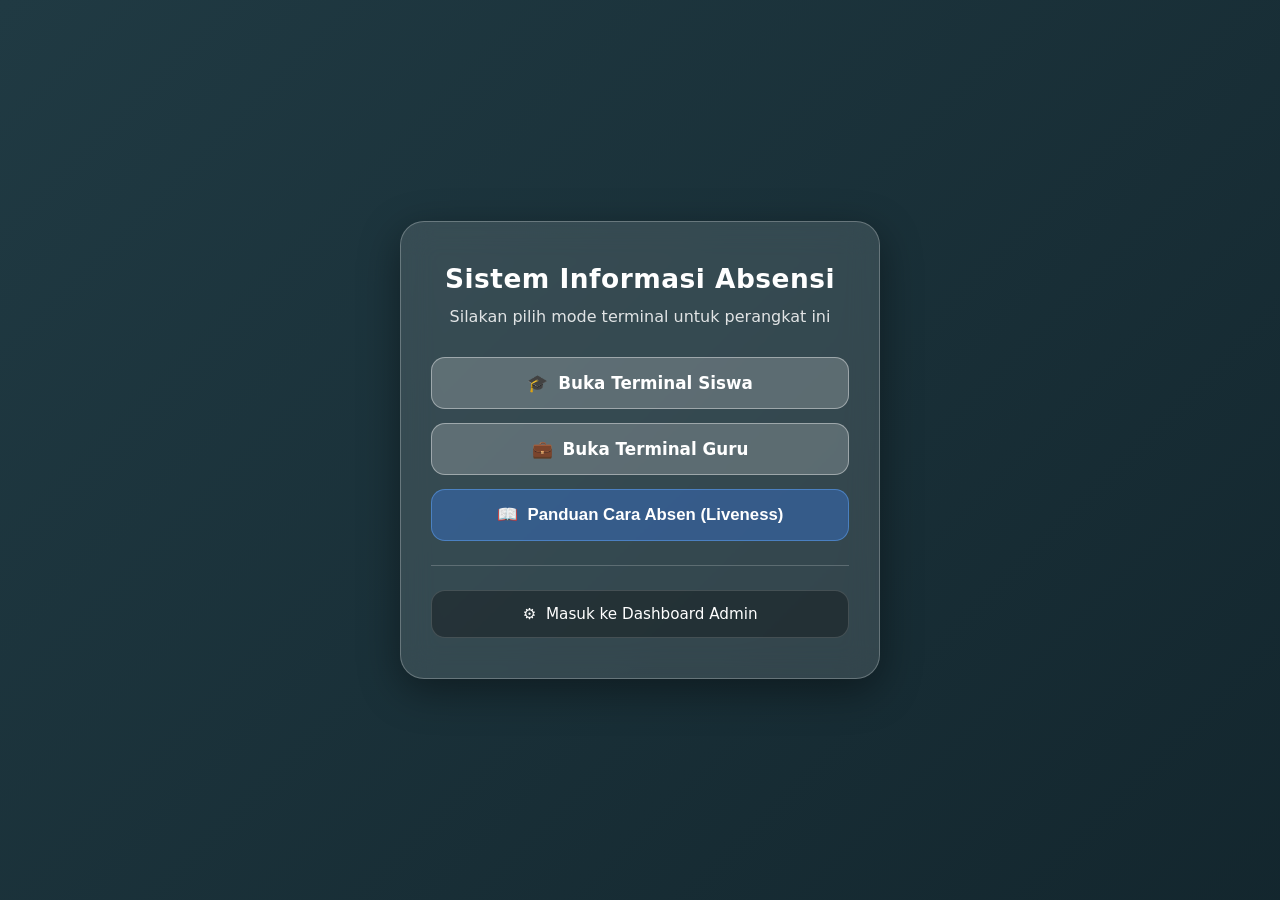
<file: index.html>
<!DOCTYPE html>
<html lang="id">
<head>
  <meta charset="UTF-8">
  <title>Portal Utama - Sistem Absensi Multi-Biometrik</title>
  <meta name="viewport" content="width=device-width, initial-scale=1.0, maximum-scale=1.0, user-scalable=no">
  <link rel="icon" href="data:,">
  
  <style>
    * {
      box-sizing: border-box;
      -webkit-tap-highlight-color: transparent;
    }

    body {
      margin: 0;
      padding: 20px 15px;
      font-family: 'Segoe UI', system-ui, -apple-system, Roboto, Helvetica, Arial, sans-serif;
      background: linear-gradient(-45deg, #1e3c72, #2a5298, #0f2027, #203a43);
      background-size: 400% 400%;
      animation: gradientBG 15s ease infinite;
      color: #ffffff;
      display: flex;
      justify-content: center;
      align-items: center;
      min-height: 100vh;
      min-height: 100dvh;
      text-align: center;
    }

    @keyframes gradientBG {
      0% { background-position: 0% 50%; }
      50% { background-position: 100% 50%; }
      100% { background-position: 0% 50%; }
    }

    .card {
      background: rgba(255, 255, 255, 0.12);
      backdrop-filter: blur(16px);
      -webkit-backdrop-filter: blur(16px);
      border: 1px solid rgba(255, 255, 255, 0.25);
      border-radius: 24px;
      padding: 40px 30px;
      width: 100%;
      max-width: 480px;
      box-shadow: 0 12px 40px 0 rgba(0, 0, 0, 0.4);
      transition: transform 0.3s ease, box-shadow 0.3s ease;
    }

    h1 {
      margin-top: 0;
      margin-bottom: 10px;
      font-size: clamp(1.3rem, 5vw, 1.65rem);
      font-weight: 700;
      letter-spacing: 0.5px;
      line-height: 1.3;
    }

    p {
      opacity: 0.85;
      font-size: clamp(0.85rem, 3.5vw, 1rem);
      margin-top: 0;
      margin-bottom: 28px;
      line-height: 1.4;
    }

    .menu-container {
      display: flex;
      flex-direction: column;
      gap: 14px;
    }

    .btn-menu {
      display: flex;
      align-items: center;
      justify-content: center;
      gap: 10px;
      width: 100%;
      min-height: 52px;
      background: rgba(255, 255, 255, 0.2);
      border: 1px solid rgba(255, 255, 255, 0.4);
      color: white;
      padding: 14px 20px;
      border-radius: 14px;
      font-size: clamp(0.95rem, 4vw, 1.05rem);
      font-weight: 600;
      text-decoration: none;
      transition: all 0.25s cubic-bezier(0.4, 0, 0.2, 1);
      user-select: none;
      cursor: pointer;
    }

    .btn-panduan {
      background: rgba(59, 130, 246, 0.35);
      border-color: rgba(96, 165, 250, 0.5);
    }

    @media (hover: hover) {
      .btn-menu:hover {
        background: rgba(255, 255, 255, 0.35);
        transform: translateY(-2px);
        box-shadow: 0 6px 20px rgba(0, 0, 0, 0.25);
      }
      .btn-panduan:hover {
        background: rgba(59, 130, 246, 0.55);
      }
      .btn-admin:hover {
        background: rgba(0, 0, 0, 0.5);
      }
    }

    .btn-menu:active {
      transform: scale(0.98);
      background: rgba(255, 255, 255, 0.45);
    }

    .btn-admin {
      background: rgba(0, 0, 0, 0.3);
      border-color: rgba(255, 255, 255, 0.15);
      font-size: clamp(0.85rem, 3.5vw, 0.95rem);
      font-weight: 500;
      min-height: 46px;
    }

    hr {
      border: 0;
      border-top: 1px solid rgba(255, 255, 255, 0.2);
      margin: 24px 0;
    }

    /* STYLING MODAL POPUP PANDUAN */
    .modal-overlay {
      display: none;
      position: fixed;
      top: 0; left: 0; right: 0; bottom: 0;
      background: rgba(0, 0, 0, 0.85);
      backdrop-filter: blur(8px);
      -webkit-backdrop-filter: blur(8px);
      z-index: 9999;
      padding: 20px 15px;
      overflow-y: auto;
      align-items: center;
      justify-content: center;
    }

    .modal-overlay.active {
      display: flex;
    }

    .modal-content {
      position: relative;
      width: 100%;
      max-width: 900px;
      max-height: 90vh;
      overflow-y: auto;
      border-radius: 16px;
      animation: modalSlideUp 0.3s cubic-bezier(0.4, 0, 0.2, 1);
      text-align: left;
    }

    @keyframes modalSlideUp {
      from { opacity: 0; transform: translateY(20px) scale(0.96); }
      to { opacity: 1; transform: translateY(0) scale(1); }
    }

    .btn-close-modal {
      position: absolute;
      top: 16px;
      right: 16px;
      background: rgba(255, 255, 255, 0.15);
      border: 1px solid rgba(255, 255, 255, 0.3);
      color: #ffffff;
      width: 36px;
      height: 36px;
      border-radius: 50%;
      font-size: 18px;
      cursor: pointer;
      display: flex;
      align-items: center;
      justify-content: center;
      z-index: 10;
      transition: background 0.2s;
    }

    .btn-close-modal:hover {
      background: rgba(239, 68, 68, 0.8);
    }

    @media (min-width: 481px) and (max-width: 768px) {
      .card {
        padding: 45px 35px;
        max-width: 520px;
      }
    }

    @media (max-width: 375px) {
      body {
        padding: 12px 10px;
      }
      .card {
        padding: 26px 18px;
        border-radius: 18px;
      }
      p {
        margin-bottom: 20px;
      }
      hr {
        margin: 18px 0;
      }
    }
  </style>
</head>
<body>

  <!-- PORTAL UTAMA CARD -->
  <div class="card">
    <h1>Sistem Informasi Absensi</h1>
    <p>Silakan pilih mode terminal untuk perangkat ini</p>

    <div class="menu-container">
      <a href="terminal-siswa.html" class="btn-menu">
        <span>🎓</span> Buka Terminal Siswa
      </a>
      <a href="terminal-guru.html" class="btn-menu">
        <span>💼</span> Buka Terminal Guru
      </a>
      <button type="button" class="btn-menu btn-panduan" onclick="openPanduan()">
        <span>📖</span> Panduan Cara Absen (Liveness)
      </button>
    </div>

    <hr>
    
    <a href="login.html" class="btn-menu btn-admin">
      <span>⚙️</span> Masuk ke Dashboard Admin
    </a>
  </div>

  <!-- 🌟 MODAL POPUP PANDUAN VISUAL DETEKSI WAJAH MANUSIA -->
  <div id="modalPanduan" class="modal-overlay" onclick="closePanduanOutside(event)">
    <div class="modal-content">
      <button class="btn-close-modal" onclick="closePanduan()" title="Tutup Panduan">✕</button>

      <!-- KOMPONEN PANDUAN VISUAL -->
      <div style="max-width: 900px; margin: 0 auto; background-color: #0f172a; border-radius: 16px; padding: 24px; color: #f8fafc; font-family: 'Segoe UI', system-ui, sans-serif; box-shadow: 0 20px 25px -5px rgba(0, 0, 0, 0.5); border: 1px solid #334155;">

        <!-- HEADER UTAMA PANDUAN -->
        <div style="text-align: center; margin-bottom: 24px; padding-right: 30px;">
          <h2 style="font-size: 22px; font-weight: 700; color: #ffffff; margin: 0 0 6px 0;">Terminal Absensi Multi-Biometrik</h2>
          <p style="font-size: 13px; color: #94a3b8; margin: 0;">Panduan Deteksi Kehadiran Instan &amp; Liveness Validation</p>
        </div>

        <!-- GRID DUA TANTANGAN LIVENESS -->
        <div style="display: grid; grid-template-columns: repeat(auto-fit, minmax(280px, 1fr)); gap: 20px; margin-bottom: 24px;">
          
          <!-- KARTU 1: SENYUM MANIS -->
          <div style="background-color: #1e293b; border: 2px solid #10b981; border-radius: 14px; padding: 18px; display: flex; flex-direction: column; align-items: center; position: relative;">
            <span style="font-size: 12px; font-weight: 700; color: #10b981; letter-spacing: 0.05em; text-transform: uppercase; margin-bottom: 12px;">
              😊 TANTANGAN 1: SENYUM MANIS
            </span>

            <!-- FRAME KAMERA DENGAN GAMBAR IBU GURU (SENYUM) -->
            <div style="width: 100%; height: 260px; background-color: #020617; border-radius: 10px; position: relative; overflow: hidden; display: flex; justify-content: center; align-items: center; border: 1px solid #334155;">
              
              <!-- VECTOR WAJAH MANUSIA (IBU GURU BERJILBAB & SENYUM) -->
              <svg width="100%" height="100%" viewBox="0 0 200 240" preserveAspectRatio="xMidYMid slice" style="position: absolute; top:0; left:0;">
                <defs>
                  <linearGradient id="bgGrad1" x1="0" y1="0" x2="0" y2="1">
                    <stop offset="0%" stop-color="#1e293b"/>
                    <stop offset="100%" stop-color="#0f172a"/>
                  </linearGradient>
                </defs>
                <rect width="200" height="240" fill="url(#bgGrad1)"/>
                <!-- Background Ruangan Sekolah -->
                <rect x="15" y="40" width="40" height="60" fill="#334155" opacity="0.4" rx="4"/>
                <rect x="145" y="30" width="40" height="70" fill="#334155" opacity="0.4" rx="4"/>
                <!-- Badan / Seragam Batik -->
                <path d="M 40 240 C 40 180, 70 160, 100 160 C 130 160, 160 180, 160 240 Z" fill="#854d0e"/>
                <path d="M 50 240 Q 100 190 150 240" stroke="#fef08a" stroke-width="3" fill="none" opacity="0.6"/>
                <!-- Kerudung / Hijab -->
                <path d="M 55 120 C 50 70, 70 40, 100 40 C 130 40, 150 70, 145 120 C 145 160, 135 180, 100 180 C 65 180, 55 160, 55 120 Z" fill="#d97706"/>
                <!-- Muka / Skin -->
                <ellipse cx="100" cy="115" rx="30" ry="36" fill="#fde047" opacity="0.9"/>
                <!-- Mata Terbuka & Ramah -->
                <ellipse cx="88" cy="108" rx="4" ry="5" fill="#1e293b"/>
                <ellipse cx="112" cy="108" rx="4" ry="5" fill="#1e293b"/>
                <!-- Alis -->
                <path d="M 82 100 Q 88 96 94 100" stroke="#78350f" stroke-width="2" fill="none"/>
                <path d="M 106 100 Q 112 96 118 100" stroke="#78350f" stroke-width="2" fill="none"/>
                <!-- Hidung -->
                <path d="M 100 110 L 98 118 L 102 118" stroke="#b45309" stroke-width="1.5" fill="none"/>
                <!-- Senyuman Manis -->
                <path d="M 86 128 Q 100 142 114 128" stroke="#be123c" stroke-width="3" fill="none" stroke-linecap="round"/>
                <!-- Pipih Merah Muda -->
                <ellipse cx="80" cy="122" rx="5" ry="3" fill="#f43f5e" opacity="0.4"/>
                <ellipse cx="120" cy="122" rx="5" ry="3" fill="#f43f5e" opacity="0.4"/>
              </svg>

              <!-- OVERLAY BOUNDING BOX DETEKSI AI (HIJAU) -->
              <div style="width: 135px; height: 165px; border: 3px solid #10b981; border-radius: 8px; position: absolute; box-shadow: 0 0 15px rgba(16, 185, 129, 0.5); display: flex; justify-content: center;">
                <span style="position: absolute; top: -28px; background: #10b981; color: #020617; font-size: 11px; font-weight: 700; padding: 2px 10px; border-radius: 4px; white-space: nowrap;">
                  ✅ Senyum Manis
                </span>
                <!-- Landmark Mulut -->
                <div style="position: absolute; bottom: 32px; width: 36px; height: 16px; border: 1.5px dashed #34d399; border-radius: 50%;"></div>
              </div>

            </div>

            <!-- BADGE INDIKATOR PARAMETER -->
            <div style="width: 100%; margin-top: 14px; background-color: rgba(16, 185, 129, 0.15); border: 1px solid rgba(16, 185, 129, 0.3); border-radius: 8px; padding: 10px; text-align: center;">
              <div style="font-size: 13px; font-weight: 600; color: #34d399;">
                Mouth-Aspect-Ratio (MAR) &gt; 0.14 Threshold
              </div>
              <div style="font-size: 12px; color: #cbd5e1; margin-top: 4px;">
                ✔ Liveness Valid: Senyum Terdeteksi (Ibu Guru)
              </div>
            </div>
          </div>

          <!-- KARTU 2: KEDIPKAN MATA -->
          <div style="background-color: #1e293b; border: 2px solid #3b82f6; border-radius: 14px; padding: 18px; display: flex; flex-direction: column; align-items: center; position: relative;">
            <span style="font-size: 12px; font-weight: 700; color: #60a5fa; letter-spacing: 0.05em; text-transform: uppercase; margin-bottom: 12px;">
              👁️ TANTANGAN 2: KEDIPKAN MATA
            </span>

            <!-- FRAME KAMERA DENGAN GAMBAR IBU GURU (KEDIP MATA) -->
            <div style="width: 100%; height: 260px; background-color: #020617; border-radius: 10px; position: relative; overflow: hidden; display: flex; justify-content: center; align-items: center; border: 1px solid #334155;">
              
              <!-- VECTOR WAJAH MANUSIA (IBU GURU BERJILBAB & KEDIP MATA) -->
              <svg width="100%" height="100%" viewBox="0 0 200 240" preserveAspectRatio="xMidYMid slice" style="position: absolute; top:0; left:0;">
                <defs>
                  <linearGradient id="bgGrad2" x1="0" y1="0" x2="0" y2="1">
                    <stop offset="0%" stop-color="#1e293b"/>
                    <stop offset="100%" stop-color="#0f172a"/>
                  </linearGradient>
                </defs>
                <rect width="200" height="240" fill="url(#bgGrad2)"/>
                <!-- Background Ruangan Sekolah -->
                <rect x="15" y="40" width="40" height="60" fill="#334155" opacity="0.4" rx="4"/>
                <rect x="145" y="30" width="40" height="70" fill="#334155" opacity="0.4" rx="4"/>
                <!-- Badan / Seragam Batik -->
                <path d="M 40 240 C 40 180, 70 160, 100 160 C 130 160, 160 180, 160 240 Z" fill="#854d0e"/>
                <path d="M 50 240 Q 100 190 150 240" stroke="#fef08a" stroke-width="3" fill="none" opacity="0.6"/>
                <!-- Kerudung / Hijab -->
                <path d="M 55 120 C 50 70, 70 40, 100 40 C 130 40, 150 70, 145 120 C 145 160, 135 180, 100 180 C 65 180, 55 160, 55 120 Z" fill="#d97706"/>
                <!-- Muka / Skin -->
                <ellipse cx="100" cy="115" rx="30" ry="36" fill="#fde047" opacity="0.9"/>
                <!-- Mata Mengedip / Terpejam Rapat -->
                <path d="M 83 109 Q 88 114 93 109" stroke="#1e293b" stroke-width="3" fill="none" stroke-linecap="round"/>
                <path d="M 107 109 Q 112 114 117 109" stroke="#1e293b" stroke-width="3" fill="none" stroke-linecap="round"/>
                <!-- Alis -->
                <path d="M 82 100 Q 88 96 94 100" stroke="#78350f" stroke-width="2" fill="none"/>
                <path d="M 106 100 Q 112 96 118 100" stroke="#78350f" stroke-width="2" fill="none"/>
                <!-- Hidung -->
                <path d="M 100 110 L 98 118 L 102 118" stroke="#b45309" stroke-width="1.5" fill="none"/>
                <!-- Senyum Tipis -->
                <path d="M 90 128 Q 100 134 110 128" stroke="#be123c" stroke-width="2.5" fill="none" stroke-linecap="round"/>
              </svg>

              <!-- OVERLAY BOUNDING BOX DETEKSI AI (ORANYE) -->
              <div style="width: 135px; height: 165px; border: 3px solid #f59e0b; border-radius: 8px; position: absolute; box-shadow: 0 0 15px rgba(245, 158, 11, 0.5); display: flex; justify-content: center;">
                <span style="position: absolute; top: -28px; background: #f59e0b; color: #020617; font-size: 11px; font-weight: 700; padding: 2px 10px; border-radius: 4px; white-space: nowrap;">
                  👁️ Kedipkan Mata: Ibu Guru
                </span>
                <!-- Landmark Mata Mengedip -->
                <div style="position: absolute; top: 48px; left: 16px; width: 22px; height: 12px; border: 1.5px dashed #fcd34d; border-radius: 4px;"></div>
                <div style="position: absolute; top: 48px; right: 16px; width: 22px; height: 12px; border: 1.5px dashed #fcd34d; border-radius: 4px;"></div>
              </div>

            </div>

            <!-- BADGE INDIKATOR PARAMETER -->
            <div style="width: 100%; margin-top: 14px; background-color: rgba(59, 130, 246, 0.15); border: 1px solid rgba(59, 130, 246, 0.3); border-radius: 8px; padding: 10px; text-align: center;">
              <div style="font-size: 13px; font-weight: 600; color: #60a5fa;">
                Eye-Aspect-Ratio (EAR) &lt; 0.29 Threshold
              </div>
              <div style="font-size: 12px; color: #cbd5e1; margin-top: 4px;">
                ✔ Liveness Valid: Kedipan Terdeteksi (Ibu Guru)
              </div>
            </div>
          </div>

        </div>

        <!-- FOOTER MODAL -->
        <div style="background-color: #1e293b; border-radius: 10px; padding: 14px 20px; display: flex; justify-content: space-between; align-items: center; flex-wrap: wrap; gap: 12px; border: 1px solid #334155;">
          <div style="font-size: 12px; color: #94a3b8;">
            ⚡ Mode Respon Cepat: <strong style="color: #34d399;">STRICT_FACE_THRESHOLD = 0.58</strong> | Resolution: <strong>224px</strong>
          </div>
          <button type="button" onclick="closePanduan()" style="background-color: #3b82f6; color: white; border: none; padding: 8px 18px; border-radius: 6px; font-size: 13px; font-weight: 600; cursor: pointer;">
            Tutup Panduan
          </button>
        </div>

      </div>
    </div>
  </div>

  <!-- SCRIPT KONTROL MODAL POPUP -->
  <script>
    function openPanduan() {
      document.getElementById('modalPanduan').classList.add('active');
      document.body.style.overflow = 'hidden';
    }

    function closePanduan() {
      document.getElementById('modalPanduan').classList.remove('active');
      document.body.style.overflow = '';
    }

    function closePanduanOutside(event) {
      if (event.target.id === 'modalPanduan') {
        closePanduan();
      }
    }
  </script>

</body>
</html>
</file>
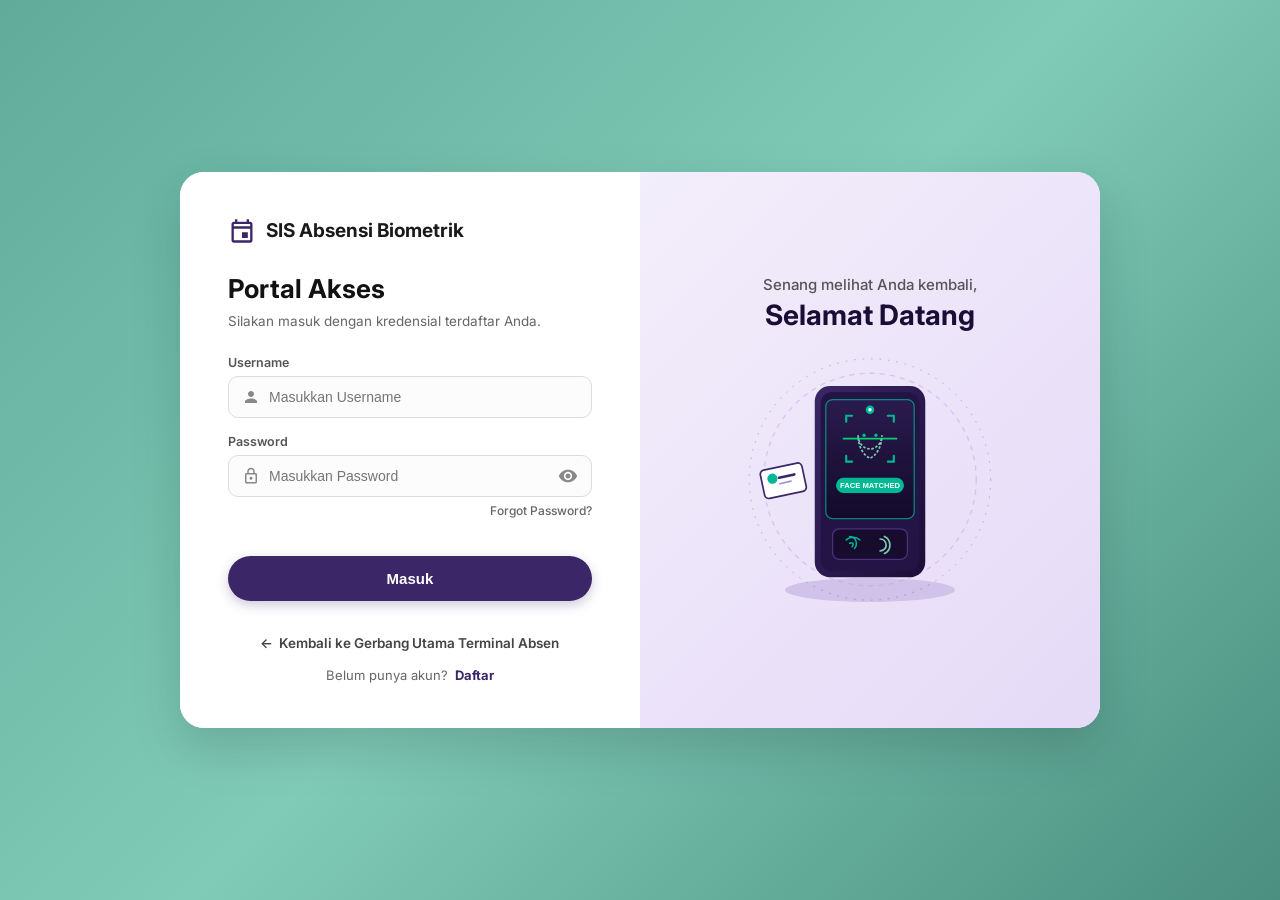
<file: login.html>
<!DOCTYPE html>
<html lang="id">
<head>
  <meta charset="UTF-8">
  <meta name="viewport" content="width=device-width, initial-scale=1.0">
  <title>Login - SIS Absensi Biometrik</title>
  <link href="https://fonts.googleapis.com/css2?family=Inter:wght@400;500;600;700&display=swap" rel="stylesheet">
  <link rel="icon" href="data:,">
  <style>
    /* Reset & Base Styles */
    * {
      box-sizing: border-box;
      margin: 0;
      padding: 0;
      -webkit-tap-highlight-color: transparent;
    }
    body { 
      font-family: 'Inter', sans-serif; 
      background: linear-gradient(135deg, #60ab9a 0%, #80cbb7 50%, #4a8f7f 100%); 
      display: flex; 
      justify-content: center; 
      align-items: center; 
      min-height: 100vh;
      min-height: 100dvh;
      padding: 20px;
    }

    /* Card Container Utama */
    .login-wrapper {
      display: flex;
      background: #ffffff;
      border-radius: 24px;
      box-shadow: 0 20px 50px rgba(0, 0, 0, 0.15);
      width: 100%;
      max-width: 920px;
      min-height: 550px;
      overflow: hidden;
      transition: all 0.3s ease;
    }

    /* Panel Kiri (Form Login) */
    .left-panel {
      flex: 1;
      padding: 45px 48px;
      display: flex;
      flex-direction: column;
      justify-content: center;
      background-color: #ffffff;
    }
    
    .brand-logo {
      display: flex;
      align-items: center;
      font-weight: 700;
      font-size: 19px;
      color: #1a1a1a;
      margin-bottom: 28px;
    }
    .brand-logo svg {
      margin-right: 10px;
      width: 28px;
      height: 28px;
      fill: #3b2667;
    }

    .left-panel h2 { 
      color: #111111; 
      font-size: 26px;
      font-weight: 700;
      margin-bottom: 8px;
    }
    .left-panel p.subtitle {
      color: #666666;
      font-size: 13.5px;
      margin-bottom: 25px;
      line-height: 1.4;
    }

    .input-group { 
      margin-bottom: 16px; 
      text-align: left; 
    }
    .input-group label { 
      display: block; 
      font-size: 12.5px; 
      color: #555555; 
      margin-bottom: 6px; 
      font-weight: 600;
    }
    
    .input-wrapper {
      position: relative;
    }
    .input-wrapper .icon-left {
      position: absolute;
      left: 14px;
      top: 50%;
      transform: translateY(-50%);
      width: 18px;
      height: 18px;
      fill: #888888;
    }
    .input-wrapper input { 
      width: 100%; 
      padding: 12px 40px 12px 40px; 
      border: 1px solid #dcdcdc; 
      border-radius: 10px; 
      font-size: 14px; 
      color: #333;
      transition: border-color 0.2s, box-shadow 0.2s;
      background-color: #fcfcfc;
    }
    .input-wrapper input:focus {
      border-color: #3b2667;
      background-color: #ffffff;
      outline: none;
      box-shadow: 0 0 0 3px rgba(59, 38, 103, 0.12);
    }
    
    /* Tombol Toggle Eye Password */
    .toggle-password {
      position: absolute;
      right: 14px;
      top: 50%;
      transform: translateY(-50%);
      width: 20px;
      height: 20px;
      fill: #888888;
      cursor: pointer;
      transition: fill 0.2s;
    }
    .toggle-password:hover {
      fill: #3b2667;
    }
    
    .forgot-password {
      display: block;
      text-align: right;
      font-size: 12px;
      color: #666666;
      text-decoration: none;
      margin-top: 6px;
      font-weight: 500;
    }
    .forgot-password:hover { 
      color: #3b2667;
      text-decoration: underline; 
    }

    /* Tombol Utama */
    .btn-login { 
      width: 100%; 
      padding: 14px; 
      background-color: #3b2667; 
      color: white; 
      border: none; 
      border-radius: 30px; 
      font-size: 15px; 
      font-weight: 600; 
      cursor: pointer; 
      margin-top: 22px; 
      transition: all 0.25s ease;
      box-shadow: 0 4px 12px rgba(59, 38, 103, 0.25);
    }
    .btn-login:hover { 
      background-color: #2a1b4e;
      transform: translateY(-1px);
      box-shadow: 0 6px 16px rgba(59, 38, 103, 0.35);
    }
    .btn-login:active {
      transform: translateY(0);
    }
    .btn-login:disabled { 
      background-color: #8b79a5; 
      cursor: not-allowed; 
      box-shadow: none;
    }

    .error-text { 
      color: #dc3545; 
      font-size: 13px; 
      text-align: center; 
      margin-top: 14px; 
      display: none; 
      background: #ffe6e6;
      padding: 10px 14px;
      border-radius: 8px;
      border: 1px solid #ffcccc;
    }

    /* Link Bawah */
    .bottom-links {
      margin-top: 28px;
      text-align: center;
      font-size: 13.5px;
      display: flex;
      flex-direction: column;
      gap: 10px;
      align-items: center;
    }
    .bottom-links a.back-link {
      color: #444444;
      text-decoration: none;
      display: inline-flex;
      align-items: center;
      gap: 6px;
      font-weight: 600;
      padding: 6px 12px;
      border-radius: 6px;
      transition: background 0.2s, color 0.2s;
    }
    .bottom-links a.back-link:hover { 
      background-color: #f0ecf7;
      color: #3b2667;
    }
    .register-text { 
      color: #666666; 
      font-size: 13px;
    }
    .register-text a { 
      color: #3b2667; 
      font-weight: 700; 
      text-decoration: none; 
      margin-left: 3px;
    }
    .register-text a:hover { 
      text-decoration: underline; 
    }

    /* Panel Kanan (Ilustrasi Biometrik Vector) */
    .right-panel {
      flex: 1.1;
      background: linear-gradient(135deg, #f3eefb 0%, #e5daf7 100%);
      display: flex;
      flex-direction: column;
      align-items: center;
      justify-content: center;
      padding: 40px 30px;
      text-align: center;
      position: relative;
    }
    .right-panel h3 {
      font-weight: 500;
      color: #555555;
      font-size: 15px;
      margin-bottom: 4px;
    }
    .right-panel h1 {
      font-size: 28px;
      font-weight: 700;
      color: #1b0e36;
      margin-bottom: 20px;
    }
    .illustration-box {
      width: 100%;
      max-width: 340px;
      display: flex;
      justify-content: center;
      align-items: center;
    }

    /* Responsif Layar Smartphone */
    @media (max-width: 820px) {
      .login-wrapper { flex-direction: column; max-width: 440px; }
      .right-panel { display: none; }
      .left-panel { padding: 35px 28px; }
    }
  </style>
</head>
<body>

  <div class="login-wrapper">
    <!-- Panel Kiri: Form Login -->
    <div class="left-panel">
      
      <div class="brand-logo">
        <svg viewBox="0 0 24 24">
          <path d="M19 4h-1V2h-2v2H8V2H6v2H5c-1.11 0-1.99.9-1.99 2L3 20c0 1.1.89 2 2 2h14c1.1 0 2-.9 2-2V6c0-1.1-.9-2-2-2zm0 16H5V10h14v10zm0-12H5V6h14v2zm-7 5h5v5h-5z"/>
        </svg>
        SIS Absensi Biometrik
      </div>

      <h2>Portal Akses</h2>
      <p class="subtitle">Silakan masuk dengan kredensial terdaftar Anda.</p>

      <form id="loginForm" onsubmit="event.preventDefault(); processLogin();">
        <div class="input-group">
          <label for="username">Username</label>
          <div class="input-wrapper">
            <svg class="icon-left" viewBox="0 0 24 24">
              <path d="M12 12c2.21 0 4-1.79 4-4s-1.79-4-4-4-4 1.79-4 4 1.79 4 4 4zm0 2c-2.67 0-8 1.34-8 4v2h16v-2c0-2.66-5.33-4-8-4z"/>
            </svg>
            <input type="text" id="username" placeholder="Masukkan Username" required autocomplete="username">
          </div>
        </div>
        
        <div class="input-group">
          <label for="password">Password</label>
          <div class="input-wrapper">
            <svg class="icon-left" viewBox="0 0 24 24">
              <path d="M18 8h-1V6c0-2.76-2.24-5-5-5S7 3.24 7 6v2H6c-1.1 0-2 .9-2 2v10c0 1.1.9 2 2 2h12c1.1 0 2-.9 2-2V10c0-1.1-.9-2-2-2zM9 6c0-1.66 1.34-3 3-3s3 1.34 3 3v2H9V6zm9 14H6V10h12v10zm-6-3c1.1 0 2-.9 2-2s-.9-2-2-2-2 .9-2 2 .9 2 2 2z"/>
            </svg>
            <input type="password" id="password" placeholder="Masukkan Password" required autocomplete="current-password">
            <svg class="toggle-password" id="togglePassword" viewBox="0 0 24 24">
              <path id="eyeIcon" d="M12 4.5C7 4.5 2.73 7.61 1 12c1.73 4.39 6 7.5 11 7.5s9.27-3.11 11-7.5c-1.73-4.39-6-7.5-11-7.5zM12 17c-2.76 0-5-2.24-5-5s2.24-5 5-5 5 2.24 5 5-2.24 5-5 5zm0-8c-1.66 0-3 1.34-3 3s1.34 3 3 3 3-1.34 3-3-1.34-3-3-3z"/>
            </svg>
          </div>
          <a href="javascript:void(0)" onclick="alert('Silakan hubungi Administrator Sekolah untuk reset password Anda.')" class="forgot-password">Forgot Password?</a>
        </div>

        <button type="submit" class="btn-login" id="btnLogin">Masuk</button>
        <div class="error-text" id="errorMsg"></div>
      </form>

      <div class="bottom-links">
        <a href="index.html" class="back-link">
          <span>←</span> Kembali ke Gerbang Utama Terminal Absen
        </a>
        <p class="register-text">
          Belum punya akun? <a href="javascript:void(0)" onclick="alert('Pendaftaran akun Admin/Operator baru hanya dapat dilakukan oleh Super Administrator Sekolah.')">Daftar</a>
        </p>
      </div>
    </div>

    <!-- Panel Kanan: Ilustrasi Vektor Biometrik Presensi -->
    <div class="right-panel">
      <h3>Senang melihat Anda kembali,</h3>
      <h1>Selamat Datang</h1>
      <div class="illustration-box">
        <svg viewBox="0 0 400 320" style="width: 100%; height: auto;" xmlns="http://www.w3.org/2000/svg">
          <defs>
            <linearGradient id="gradKiosk" x1="0%" y1="0%" x2="100%" y2="100%">
              <stop offset="0%" stop-color="#3b2667" />
              <stop offset="100%" stop-color="#1b0e36" />
            </linearGradient>
            <linearGradient id="screenGlow" x1="0%" y1="0%" x2="0%" y2="100%">
              <stop offset="0%" stop-color="#2a1b4e" />
              <stop offset="100%" stop-color="#130a2a" />
            </linearGradient>
          </defs>

          <!-- Shadow Base -->
          <ellipse cx="200" cy="280" rx="100" ry="14" fill="#d0c2e8"/>

          <!-- Decorative Tech Circles -->
          <circle cx="200" cy="150" r="125" fill="none" stroke="#bda6e8" stroke-width="1.5" stroke-dasharray="6,6" opacity="0.5"/>
          <circle cx="200" cy="150" r="142" fill="none" stroke="#3b2667" stroke-width="1" stroke-dasharray="2,8" opacity="0.3"/>

          <!-- Main Biometric Kiosk Device -->
          <rect x="135" y="40" width="130" height="225" rx="18" fill="url(#gradKiosk)"/>
          <rect x="142" y="47" width="116" height="211" rx="14" fill="#241445"/>

          <!-- Kiosk Display Screen -->
          <rect x="148" y="56" width="104" height="140" rx="8" fill="url(#screenGlow)"/>
          <rect x="148" y="56" width="104" height="140" rx="8" stroke="#00b894" stroke-width="1.5" fill="none" opacity="0.7"/>

          <!-- Camera AI Lens (Top) -->
          <circle cx="200" cy="68" r="5" fill="#00b894"/>
          <circle cx="200" cy="68" r="2" fill="#ffffff"/>

          <!-- Face Recognition HUD Target -->
          <!-- Face Silhouette -->
          <path d="M 186,98 A 14,16 0 0,0 214,98 C 214,112 207,122 200,125 C 193,122 186,112 186,98 Z" fill="none" stroke="#80cbb7" stroke-width="2" stroke-dasharray="3,2"/>
          <circle cx="193" cy="98" r="2" fill="#00b894"/>
          <circle cx="207" cy="98" r="2" fill="#00b894"/>
          
          <!-- HUD Corner Brackets -->
          <path d="M 172,82 L 172,75 L 179,75" fill="none" stroke="#00b894" stroke-width="2.5" stroke-linecap="round"/>
          <path d="M 228,82 L 228,75 L 221,75" fill="none" stroke="#00b894" stroke-width="2.5" stroke-linecap="round"/>
          <path d="M 172,122 L 172,129 L 179,129" fill="none" stroke="#00b894" stroke-width="2.5" stroke-linecap="round"/>
          <path d="M 228,122 L 228,129 L 221,129" fill="none" stroke="#00b894" stroke-width="2.5" stroke-linecap="round"/>
          
          <!-- Scan Beam Line -->
          <line x1="168" y1="102" x2="232" y2="102" stroke="#00e676" stroke-width="2" opacity="0.9"/>

          <!-- Verification Badge on Display -->
          <rect x="160" y="148" width="80" height="18" rx="9" fill="#00b894"/>
          <text x="200" y="160" font-family="'Segoe UI', sans-serif" font-size="9" font-weight="bold" fill="#ffffff" text-anchor="middle">FACE MATCHED</text>

          <!-- Fingerprint & Card Sensor Panel (Bottom Part) -->
          <rect x="156" y="208" width="88" height="36" rx="8" fill="#170c2e" stroke="#4a327a" stroke-width="1.5"/>
          
          <!-- Fingerprint Icon Glow -->
          <g transform="translate(164, 213)">
            <path d="M 12,4 A 8,8 0 0,1 20,12 A 8,8 0 0,1 18,18 M 8,8 A 12,12 0 0,1 24,8 M 12,12 A 4,4 0 0,1 16,12 A 4,4 0 0,1 15,16" fill="none" stroke="#00b894" stroke-width="1.8" stroke-linecap="round"/>
          </g>

          <!-- RFID Tap Signal Wave -->
          <g transform="translate(206, 217)">
            <path d="M 6,3 A 6,6 0 0,1 6,17 M 11,0 A 11,11 0 0,1 11,20" fill="none" stroke="#80cbb7" stroke-width="2" stroke-linecap="round"/>
          </g>

          <!-- Floating Smart Card (NFC/RFID Badge) -->
          <g transform="translate(-15, -10)">
            <rect x="85" y="150" width="50" height="34" rx="5" fill="#ffffff" stroke="#3b2667" stroke-width="2" transform="rotate(-12 85 150)"/>
            <rect x="92" y="156" width="12" height="12" rx="6" fill="#00b894" transform="rotate(-12 85 150)"/>
            <line x1="108" y1="158" x2="126" y2="154" stroke="#3b2667" stroke-width="3" stroke-linecap="round"/>
            <line x1="109" y1="165" x2="122" y2="162" stroke="#a48fd4" stroke-width="2" stroke-linecap="round"/>
          </g>
        </svg>
      </div>
    </div>
  </div>

  <!-- Script Login Terupdate -->
  <script>
    const GAS_URL = "https://script.google.com/macros/s/AKfycbxx3BLAOh7RZwF2vvukhDPhytbAPXfMP3H_RAJNeWgxLe2LNcCzojm-6HQ1kktPQMTQ/exec";

    async function processLogin() {
      const user = document.getElementById('username').value.trim();
      const pass = document.getElementById('password').value.trim();
      const btn = document.getElementById('btnLogin');
      const errMsg = document.getElementById('errorMsg');
      
      if (user === "" || pass === "") {
        showError("Username dan Password wajib diisi!");
        return;
      }

      btn.disabled = true;
      btn.innerText = "Memverifikasi...";
      errMsg.style.display = "none";

      try {
        const formData = new URLSearchParams();
        formData.append("action", "login");
        formData.append("username", user);
        formData.append("password", pass);

        const response = await fetch(GAS_URL, { method: "POST", body: formData });
        const result = await response.json();

        if (result.success) {
          btn.style.backgroundColor = "#00b894";
          btn.innerText = "Halo, " + (result.name || result.nama || user) + "!";
          
          const rawRole = result.role || 'Operator';
          const formattedRole = rawRole.charAt(0).toUpperCase() + rawRole.slice(1);
          const displayName = result.name || result.nama || user;

          localStorage.setItem('isLoggedIn', 'true');
          localStorage.setItem('role', formattedRole);
          localStorage.setItem('username', user);
          localStorage.setItem('name', displayName);
          localStorage.setItem('login_timestamp', Date.now().toString()); // <-- TAMBAHKAN BARIS INI

          const sessionData = {
            isLoggedIn: true,
            role: formattedRole,
            name: displayName,
            username: user,
            loginTime: Date.now()
          };
          localStorage.setItem('user_session', JSON.stringify(sessionData));

          setTimeout(function() {
            window.location.replace("dashboard-admin.html");
          }, 800);

        } else {
          showError(result.message || "Username atau password salah.");
          btn.disabled = false;
          btn.innerText = "Masuk";
        }

      } catch (err) {
        showError("Terjadi kesalahan jaringan.");
        btn.disabled = false;
        btn.innerText = "Masuk";
      }
    }

    function showError(text) {
      const errMsg = document.getElementById('errorMsg');
      errMsg.innerText = text;
      errMsg.style.display = "block";
    }

    // Toggle Password Visibility Logic
    document.getElementById('togglePassword').addEventListener('click', function () {
      const passwordInput = document.getElementById('password');
      const eyeIcon = document.getElementById('eyeIcon');
      
      if (passwordInput.type === 'password') {
        passwordInput.type = 'text';
        eyeIcon.setAttribute('d', 'M11.83 9L15 12.16V12a3 3 0 0 0-3-3h-.17zm-4.3.8l1.55 1.55c-.05.21-.08.43-.08.65a3 3 0 0 0 3 3c.22 0 .44-.03.65-.08l1.55 1.55c-.67.33-1.41.53-2.2.53-2.76 0-5-2.24-5-5 0-.79.2-1.53.53-2.2zm4.3-3.8c4.29 0 7.97 2.34 9.66 5.99-.44.95-1 1.83-1.66 2.6l-1.46-1.46C19.14 11.82 19.85 10.7 20.31 9.5c-1.48-3.32-4.85-5.69-8.59-5.69-1.22 0-2.4.24-3.48.67l1.55 1.55c.61-.17 1.25-.26 1.93-.26zM2.81 2.81L1.39 4.22l3.4 3.4C3.17 8.87 1.55 10.74 1 12c1.73 4.39 6 7.5 11 7.5 1.55 0 3.03-.3 4.38-.84l2.4 2.4 1.41-1.41L2.81 2.81z');
      } else {
        passwordInput.type = 'password';
        eyeIcon.setAttribute('d', 'M12 4.5C7 4.5 2.73 7.61 1 12c1.73 4.39 6 7.5 11 7.5s9.27-3.11 11-7.5c-1.73-4.39-6-7.5-11-7.5zM12 17c-2.76 0-5-2.24-5-5s2.24-5 5-5 5 2.24 5 5-2.24 5-5 5zm0-8c-1.66 0-3 1.34-3 3s1.34 3 3 3 3-1.34 3-3-1.34-3-3-3z');
      }
    });
  </script>
</body>
</html>
</file>
